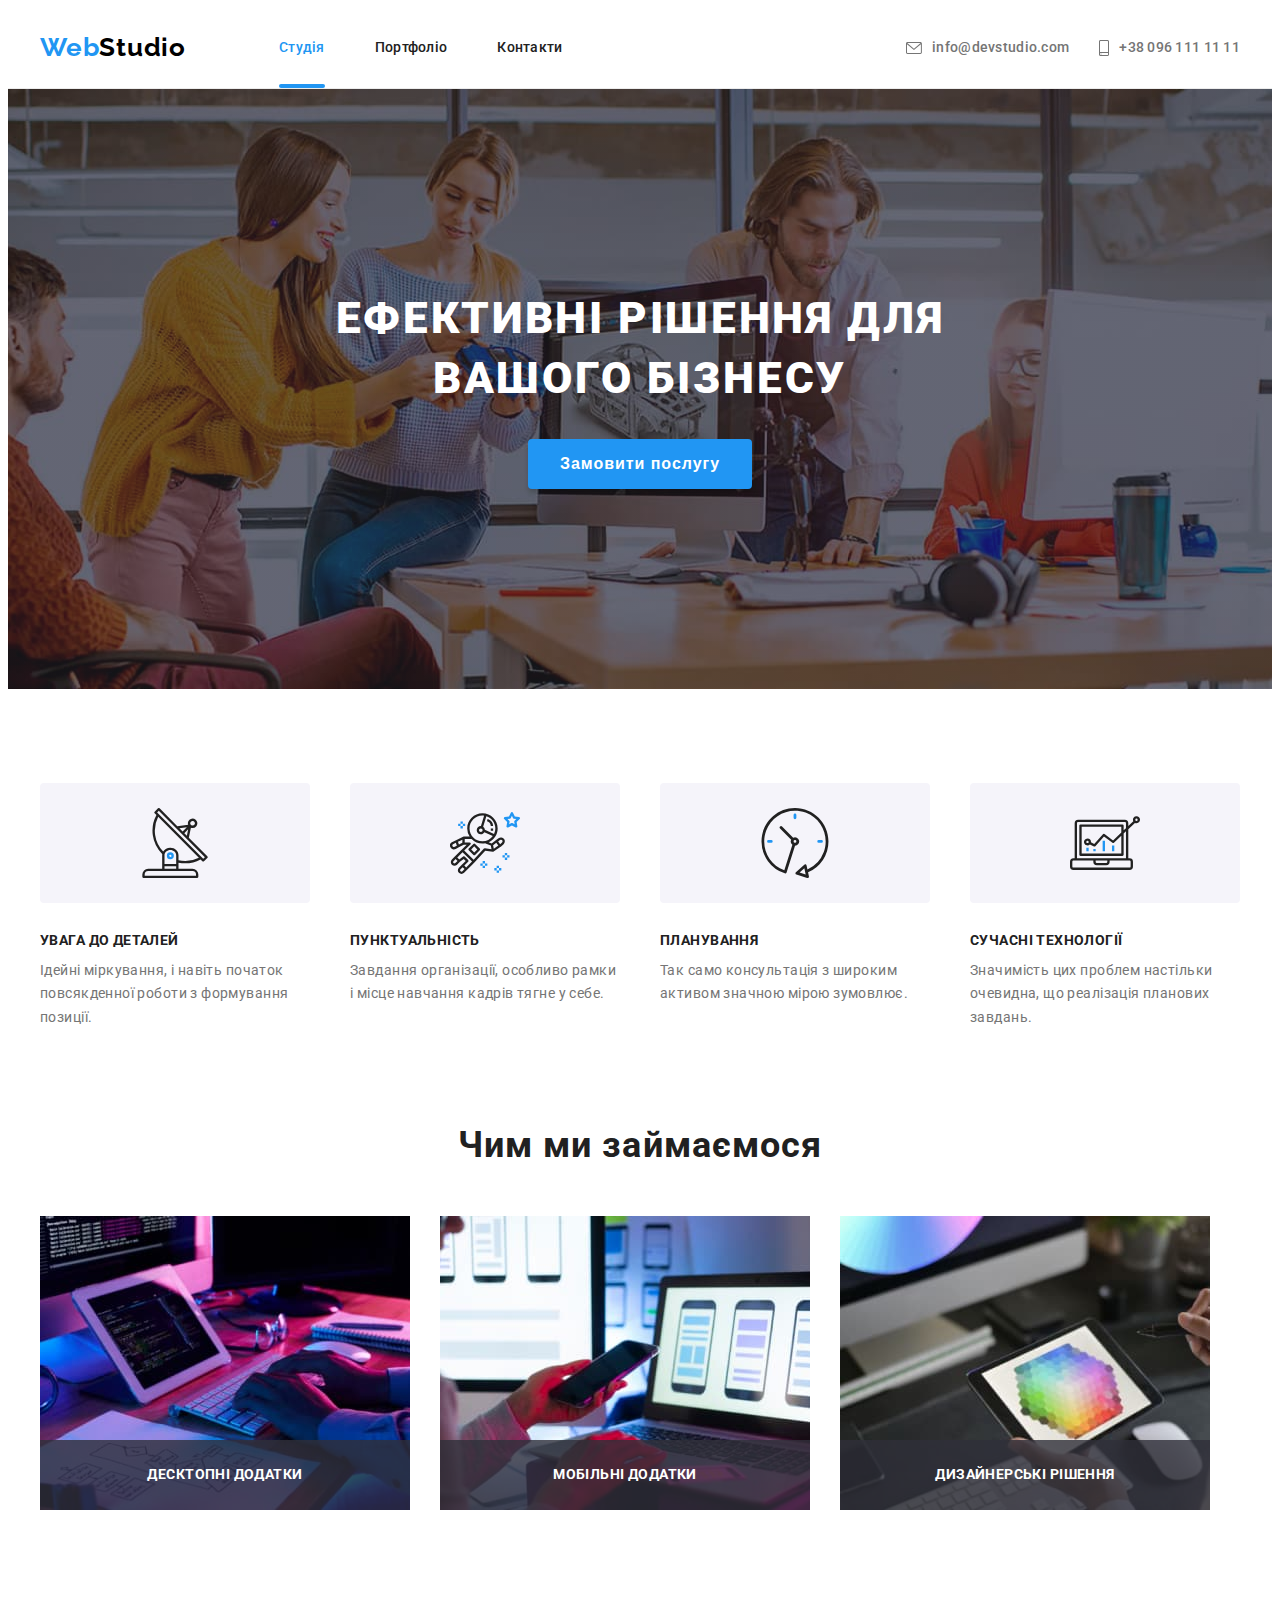
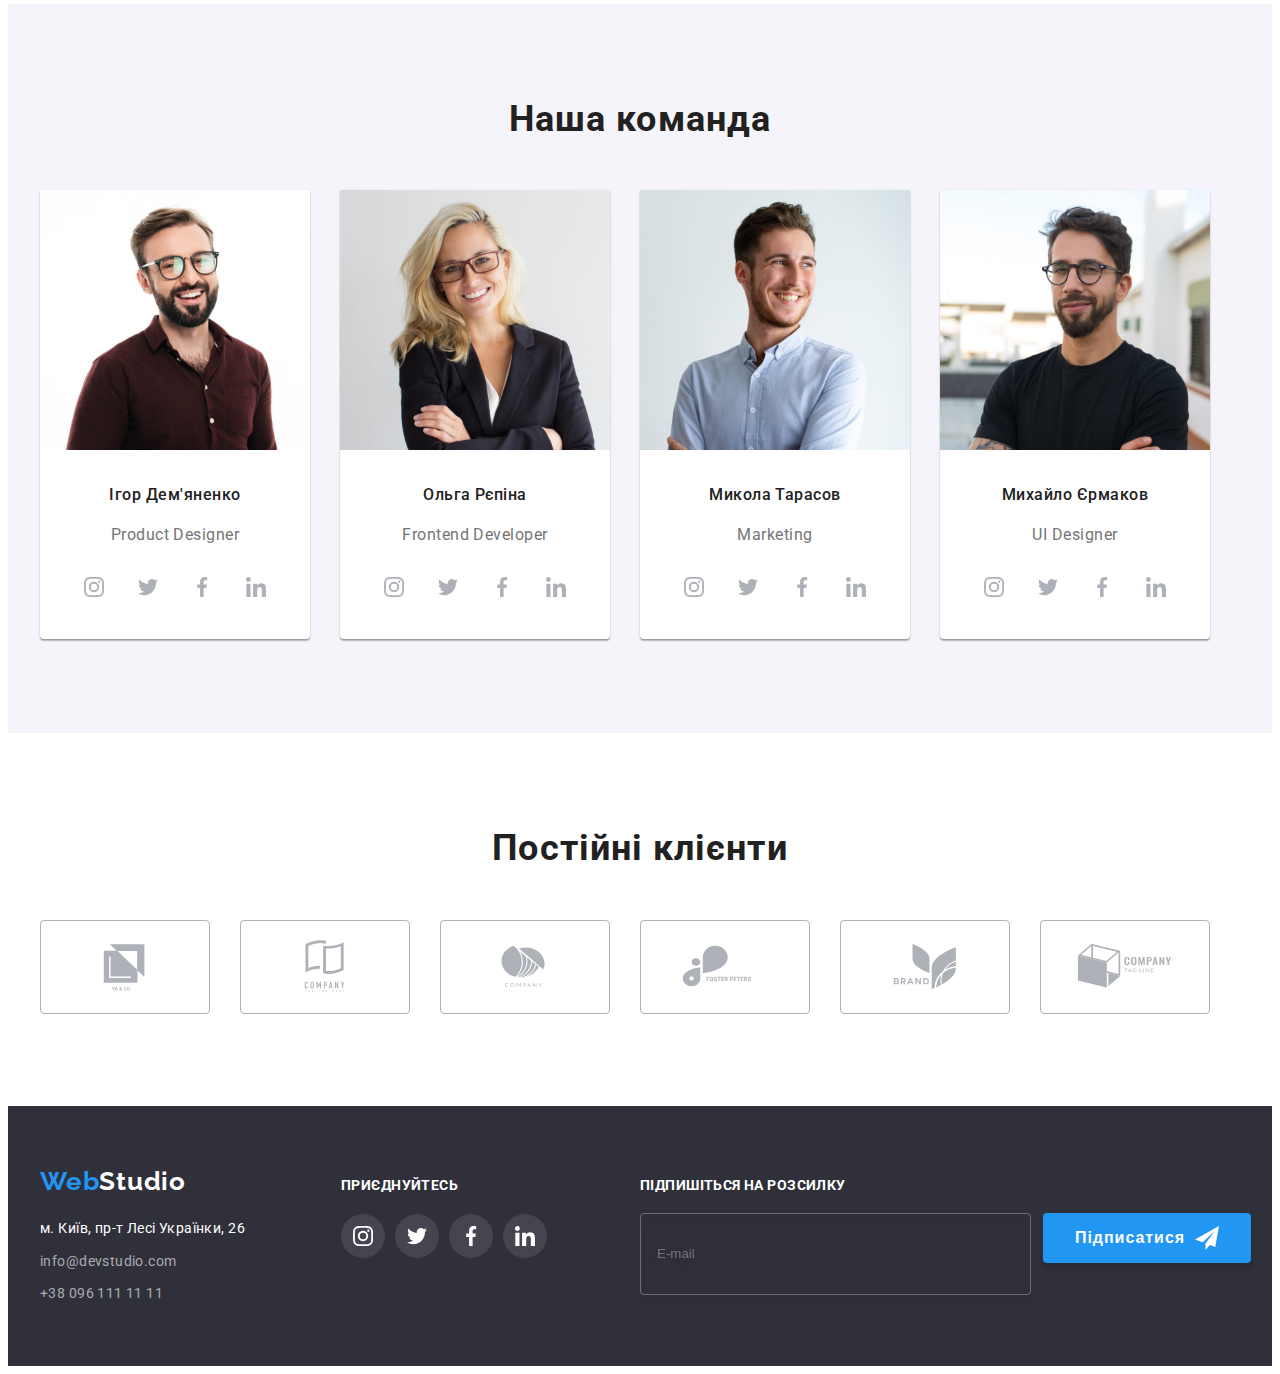
<file: index.html>
<!DOCTYPE html>
<html lang="uk">
  <head>
    <meta charset="UTF-8" />
    <meta http-equiv="X-UA-Compatible" content="IE=edge" />
    <meta name="viewport" content="width=device-width, initial-scale=1.0" />
    <title>WEb Studio</title>
    <link rel="preconnect" href="https://fonts.googleapis.com" />
    <link rel="preconnect" href="https://fonts.gstatic.com" crossorigin />
    <link
      href="https://fonts.googleapis.com/css2?family=Raleway:wght@700&family=Roboto:wght@400;500;700;900&display=swap"
      rel="stylesheet"
    />
    <!--== Modern normalize ==-->
    <link
      rel="stylesheet"
      href="https://cdnjs.cloudflare.com/ajax/libs/modern-normalize/1.1.0/modern-normalize.min.css"
      integrity="sha512-wpPYUAdjBVSE4KJnH1VR1HeZfpl1ub8YT/NKx4PuQ5NmX2tKuGu6U/JRp5y+Y8XG2tV+wKQpNHVUX03MfMFn9Q=="
      crossorigin="anonymous"
      referrerpolicy="no-referrer"
    />
    <!-- ===== Favicon ===== -->
    <link rel="apple-touch-icon" sizes="180x180" href="./favicon" />
    <link rel="icon" type="image/png" sizes="32x32" href="./favicon/favicon-32x32.png" />
    <link rel="icon" type="image/png" sizes="16x16" href="./favicon/favicon-16x16.png" />
    <link rel="manifest" href="./favicon/site.webmanifest" />
    <link rel="mask-icon" href="./favicon/safari-pinned-tab.svg" color="#5bbad5" />
    <meta name="msapplication-TileColor" content="#da532c" />
    <meta name="theme-color" content="#ffffff" />

    <!--== Custom styles ==-->
    <link rel="stylesheet" href="./css/styles.css" />
  </head>
  <body>
    <!--===== Header =====-->
    <header class="header">
      <div class="header-container container">
        <nav class="nav">
          <a href="./index.html" class="logotype logo link"
            >Web<span class="logo-header">Studio</span>
          </a>
          <ul class="site-nav list">
            <li class="nav-item">
              <a href="./index.html" class="nav-link link current">Студія</a>
            </li>
            <li class="nav-item">
              <a href="./portfolio.html" class="nav-link link">Портфоліо</a>
            </li>
            <li class="nav-item">
              <a href="" class="nav-link link">Контакти</a>
            </li>
          </ul>
        </nav>
        <ul class="contact list">
          <li class="contact-item">
            <a href="mailto:info@devstudio.com" class="contact-link link">
              <svg class="heder-icon" width="16px" height="12px">
                <use href="./images/icon/icons.svg#icon-mail"></use></svg
              >info@devstudio.com
            </a>
          </li>
          <li class="contact-item">
            <a href="tel:380961111111" class="contact-link link">
              <svg class="heder-icon" width="10px" height="16px">
                <use href="./images/icon/icons.svg#icon-smartphone"></use></svg
              >+38 096 111 11 11</a
            >
          </li>
        </ul>
      </div>
    </header>

    <main>
      <!--===== Hero=====-->
      <section class="hero section">
        <div class="container">
          <h1 class="hero-title">Ефективні рішення для вашого бізнесу</h1>
          <button type="button" class="button-primary" data-modal-open>Замовити послугу</button>
        </div>
      </section>

      <!--===== Benefits =====-->
      <section class="benefits section">
        <div class="container">
          <h2 class="benef-title visually-hidden">Hаші переваги</h2>
          <ul class="benef-list list">
            <li class="benef-list-item">
              <div class="benef-list-icon">
                <svg class="benef-icon" width="70px" height="70px">
                  <use href="./images/icon/icons.svg#icon-antenna"></use>
                </svg>
              </div>
              <h3 class="benef-item">УВАГА ДО ДЕТАЛЕЙ</h3>
              <p class="descript-item">
                Ідейні міркування, і навіть початок повсякденної роботи з формування позиції.
              </p>
            </li>
            <li class="benef-list-item">
              <div class="benef-list-icon">
                <svg class="benef-icon" width="70px" height="70px">
                  <use href="./images/icon/icons.svg#icon-astronaut"></use>
                </svg>
              </div>
              <h3 class="benef-item">ПУНКТУАЛЬНІСТЬ</h3>
              <p class="descript-item">
                Завдання організації, особливо рамки і місце навчання кадрів тягне у себе.
              </p>
            </li>
            <li class="benef-list-item">
              <div class="benef-list-icon">
                <svg class="benef-icon" width="70px" height="70px">
                  <use href="./images/icon/icons.svg#icon-clock"></use>
                </svg>
              </div>
              <h3 class="benef-item">ПЛАНУВАННЯ</h3>
              <p class="descript-item">
                Так само консультація з широким активом значною мірою зумовлює.
              </p>
            </li>
            <li class="benef-list-item">
              <div class="benef-list-icon">
                <svg class="benef-icon" width="70px" height="70px">
                  <use href="./images/icon/icons.svg#icon-diagram"></use>
                </svg>
              </div>
              <h3 class="benef-item">СУЧАСНІ ТЕХНОЛОГІЇ</h3>
              <p class="descript-item">
                Значимість цих проблем настільки очевидна, що реалізація планових завдань.
              </p>
            </li>
          </ul>
        </div>
      </section>

      <!--===== Case =====-->
      <section class="case section">
        <h2 class="section-title">Чим ми займаємося</h2>
        <div class="container">
          <ul class="case-list list">
            <li class="case-item">
              <img src="./images/img-1.jpg" alt="написання коду" width="370" height="294" />
              <div class="overlay">
                <h3 class="overlay-text">Десктопні додатки</h3>
              </div>
            </li>
            <li class="case-item">
              <img
                src="./images/img-2.jpg"
                alt="написання мобільних додатків"
                width="370"
                height="294"
              />
              <div class="overlay">
                <h3 class="overlay-text">Мобільні додатки</h3>
              </div>
            </li>
            <li class="case-item">
              <img src="./images/img-3.jpg" alt="розробка дизайну" width="370" height="294" />
              <div class="overlay">
                <h3 class="overlay-text">Дизайнерські рішення</h3>
              </div>
            </li>
          </ul>
        </div>
      </section>

      <!--===== Team ======-->
      <section class="team section">
        <div class="container">
          <h2 class="section-title">Наша команда</h2>
          <ul class="team-developers list">
            <li class="card-item">
              <img src="./images/photo-1.jpg" alt="Ігор Дем'яненко" width="270" height="260" />
              <div class="card-text">
                <h3 class="developers-title">Ігор Дем'яненко</h3>
                <p class="team-post" lang="en">Product Designer</p>
                <ul class="social list">
                  <li class="social-item">
                    <a
                      class="social-link"
                      href="https::/instagram.com"
                      target="_blank"
                      rel="noopener noreferrer"
                      aria-label="Іконка Instagram"
                    >
                      <svg class="social-icon" width="20px" height="20px">
                        <use href="./images/icon/icons.svg#icon-instagram"></use>
                      </svg>
                    </a>
                  </li>
                  <li class="social-item">
                    <a
                      class="social-link"
                      href="https::/twitter.com"
                      target="_blank"
                      rel="noopener noreferrer"
                      aria-label="Іконка Twitter"
                    >
                      <svg class="social-icon" width="20px" height="20px">
                        <use href="./images/icon/icons.svg#icon-twitter"></use>
                      </svg>
                    </a>
                  </li>
                  <li class="social-item">
                    <a
                      class="social-link"
                      href="https::/faceboook.com"
                      target="_blank"
                      rel="noopener noreferrer"
                      aria-label="Іконка Facebook"
                    >
                      <svg class="social-icon" width="20px" height="20px">
                        <use href="./images/icon/icons.svg#icon-facebook"></use>
                      </svg>
                    </a>
                  </li>
                  <li class="social-item">
                    <a
                      class="social-link"
                      href="https::/linkedin.com"
                      target="_blank"
                      rel="noopener noreferrer"
                      aria-label="Іконка Linkedin"
                    >
                      <svg class="social-icon" width="20px" height="20px">
                        <use href="./images/icon/icons.svg#icon-linkedin"></use>
                      </svg>
                    </a>
                  </li>
                </ul>
              </div>
            </li>
            <li class="card-item">
              <img src="./images/photo-2.jpg" alt="Ольга Рєпіна" width="270" height="260" />
              <div class="card-text">
                <h3 class="developers-title">Ольга Рєпіна</h3>
                <p class="team-post" lang="en">Frontend Developer</p>
                <ul class="social list">
                  <li class="social-item">
                    <a
                      class="social-link"
                      href="https::/instagram.com"
                      target="_blank"
                      rel="noopener noreferrer"
                      aria-label="Іконка Instagram"
                    >
                      <svg class="social-icon" width="20px" height="20px">
                        <use href="./images/icon/icons.svg#icon-instagram"></use>
                      </svg>
                    </a>
                  </li>
                  <li class="social-item">
                    <a
                      class="social-link"
                      href="https::/twitter.com"
                      target="_blank"
                      rel="noopener noreferrer"
                      aria-label="Іконка Twitter"
                    >
                      <svg class="social-icon" width="20px" height="20px">
                        <use href="./images/icon/icons.svg#icon-twitter"></use>
                      </svg>
                    </a>
                  </li>
                  <li class="social-item">
                    <a
                      class="social-link"
                      href="https::/faceboook.com"
                      target="_blank"
                      rel="noopener noreferrer"
                      aria-label="Іконка Facebook"
                    >
                      <svg class="social-icon" width="20px" height="20px">
                        <use href="./images/icon/icons.svg#icon-facebook"></use>
                      </svg>
                    </a>
                  </li>
                  <li class="social-item">
                    <a
                      class="social-link"
                      href="https::/linkedin.com"
                      target="_blank"
                      rel="noopener noreferrer"
                      aria-label="Іконка Linkedin"
                    >
                      <svg class="social-icon" width="20px" height="20px">
                        <use href="./images/icon/icons.svg#icon-linkedin"></use>
                      </svg>
                    </a>
                  </li>
                </ul>
              </div>
            </li>
            <li class="card-item">
              <img src="./images/photo-3.jpg" alt="Микола Тарасов" width="270" height="260" />
              <div class="card-text">
                <h3 class="developers-title">Микола Тарасов</h3>
                <p class="team-post" lang="en">Marketing</p>
                <ul class="social list">
                  <li class="social-item">
                    <a
                      class="social-link"
                      href="https::/instagram.com"
                      target="_blank"
                      rel="noopener noreferrer"
                      aria-label="Іконка Instagram"
                    >
                      <svg class="social-icon" width="20px" height="20px">
                        <use href="./images/icon/icons.svg#icon-instagram"></use>
                      </svg>
                    </a>
                  </li>
                  <li class="social-item">
                    <a
                      class="social-link"
                      href="https::/twitter.com"
                      target="_blank"
                      rel="noopener noreferrer"
                      aria-label="Іконка Twitter"
                    >
                      <svg class="social-icon" width="20px" height="20px">
                        <use href="./images/icon/icons.svg#icon-twitter"></use>
                      </svg>
                    </a>
                  </li>
                  <li class="social-item">
                    <a
                      class="social-link"
                      href="https::/faceboook.com"
                      target="_blank"
                      rel="noopener noreferrer"
                      aria-label="Іконка Facebook"
                    >
                      <svg class="social-icon" width="20px" height="20px">
                        <use href="./images/icon/icons.svg#icon-facebook"></use>
                      </svg>
                    </a>
                  </li>
                  <li class="social-item">
                    <a
                      class="social-link"
                      href="https::/linkedin.com"
                      target="_blank"
                      rel="noopener noreferrer"
                      aria-label="Іконка Linkedin"
                    >
                      <svg class="social-icon" width="20px" height="20px">
                        <use href="./images/icon/icons.svg#icon-linkedin"></use>
                      </svg>
                    </a>
                  </li>
                </ul>
              </div>
            </li>
            <li class="card-item">
              <img src="./images/photo-4.jpg" alt="Михайло Єрмаков" width="270" height="260" />
              <div class="card-text">
                <h3 class="developers-title">Михайло Єрмаков</h3>
                <p class="team-post" lang="en">UI Designer</p>
                <ul class="social list">
                  <li class="social-item">
                    <a
                      class="social-link"
                      href="https::/instagram.com"
                      target="_blank"
                      rel="noopener noreferrer"
                      aria-label="Іконка Instagram"
                    >
                      <svg class="social-icon" width="20px" height="20px">
                        <use href="./images/icon/icons.svg#icon-instagram"></use>
                      </svg>
                    </a>
                  </li>
                  <li class="social-item">
                    <a
                      class="social-link"
                      href="https::/twitter.com"
                      target="_blank"
                      rel="noopener noreferrer"
                      aria-label="Іконка Twitter"
                    >
                      <svg class="social-icon" width="20px" height="20px">
                        <use href="./images/icon/icons.svg#icon-twitter"></use>
                      </svg>
                    </a>
                  </li>
                  <li class="social-item">
                    <a
                      class="social-link"
                      href="https::/faceboook.com"
                      target="_blank"
                      rel="noopener noreferrer"
                      aria-label="Іконка Facebook"
                    >
                      <svg class="social-icon" width="20px" height="20px">
                        <use href="./images/icon/icons.svg#icon-facebook"></use>
                      </svg>
                    </a>
                  </li>
                  <li class="social-item">
                    <a
                      class="social-link"
                      href="https::/linkedin.com"
                      target="_blank"
                      rel="noopener noreferrer"
                      aria-label="Іконка Linkedin"
                    >
                      <svg class="social-icon" width="20px" height="20px">
                        <use href="./images/icon/icons.svg#icon-linkedin"></use>
                      </svg>
                    </a>
                  </li>
                </ul>
              </div>
            </li>
          </ul>
        </div>
      </section>
      <!-- Clients -->
      <section class="section">
        <div class="container">
          <h2 class="section-title">Постійні клієнти</h2>
          <ul class="clients-list list">
            <li class="clients-item">
              <a class="client-link" href="" target="_blank">
                <svg class="client-icon" width="106" height="60">
                  <use href="./images/icon/icons.svg#icon-Logo6"></use>
                </svg>
              </a>
            </li>
            <li class="clients-item">
              <a class="client-link" href="" target="_blank">
                <svg class="client-icon" width="106" height="60">
                  <use href="./images/icon/icons.svg#icon-Logo5"></use>
                </svg>
              </a>
            </li>
            <li class="clients-item">
              <a class="client-link" href="" target="_blank">
                <svg class="client-icon" width="106" height="60">
                  <use href="./images/icon/icons.svg#icon-Logo4"></use>
                </svg>
              </a>
            </li>
            <li class="clients-item">
              <a class="client-link" href="" target="_blank">
                <svg class="client-icon" width="106" height="60">
                  <use href="./images/icon/icons.svg#icon-Logo3"></use>
                </svg>
              </a>
            </li>
            <li class="clients-item">
              <a class="client-link" href="" target="_blank">
                <svg class="client-icon" width="106" height="60">
                  <use href="./images/icon/icons.svg#icon-Logo2"></use>
                </svg>
              </a>
            </li>
            <li class="clients-item">
              <a class="client-link" href="" target="_blank">
                <svg class="client-icon" width="106" height="60">
                  <use href="./images/icon/icons.svg#icon-Logo1"></use>
                </svg>
              </a>
            </li>
          </ul>
        </div>
      </section>
    </main>

    <!--===== Footer =====-->
    <footer class="footer">
      <div class="container">
        <div class="footer-adress-blok">
          <a href="./index.html" class="logotype-footer logo link"
            >Web<span class="logo-header">Studio</span>
          </a>
          <address class="adress-footer font-style">
            <ul class="footer-list list">
              <li>
                <a
                  href="https://goo.gl/maps/4REcuc9zafp4HzTA8"
                  class="adres-link link"
                  target="_blank"
                  rel="noopener noreferrer nofollow"
                  >м. Київ, пр-т Лесі Українки, 26</a
                >
              </li>
              <li>
                <a href="mailto:info@devstudio.com" class="contact-link link">info@devstudio.com</a>
              </li>
              <li>
                <a href="tel:380961111111" class="contact-link link">+38 096 111 11 11</a>
              </li>
            </ul>
          </address>
        </div>
        <div class="footer-social-blok">
          <h2 class="footer-social-title">приєднуйтесь</h2>
          <ul class="social list">
            <li class="social-item social-footer">
              <a
                class="social-link"
                href="https::/instagram.com"
                target="_blank"
                rel="noopener noreferrer"
                aria-label="Instagram icon"
              >
                <svg class="social-icon-footer" width="20px" height="20px">
                  <use href="./images/icon/icons.svg#icon-instagram"></use>
                </svg>
              </a>
            </li>
            <li class="social-item social-footer">
              <a
                class="social-link"
                href="https::/twitter.com"
                target="_blank"
                rel="noopener noreferrer"
                aria-label="Twitter icon"
              >
                <svg class="social-icon-footer" width="20px" height="20px">
                  <use href="./images/icon/icons.svg#icon-twitter"></use>
                </svg>
              </a>
            </li>
            <li class="social-item social-footer">
              <a
                class="social-link"
                href="https::/faceboook.com"
                target="_blank"
                rel="noopener noreferrer"
                aria-label="Facebook icon"
              >
                <svg class="social-icon-footer" width="20px" height="20px">
                  <use href="./images/icon/icons.svg#icon-facebook"></use>
                </svg>
              </a>
            </li>
            <li class="social-item social-footer">
              <a
                class="social-link"
                href="https::/linkedin.com"
                target="_blank"
                rel="noopener noreferrer"
                aria-label="Linkedin icon"
              >
                <svg class="social-icon-footer" width="20px" height="20px">
                  <use href="./images/icon/icons.svg#icon-linkedin"></use>
                </svg>
              </a>
            </li>
          </ul>
        </div>
        <div class="footer-email-input">
          <strong class="action-text">Підпишіться на розсилку</strong>
          <form class="input-wraper">
            <label
              ><input class="footer-input-fild" type="email" name="user_mail" placeholder="E-mail"
            /></label>
            <button class="button-primary footer-input-send" type="submit">
              Підписатися<svg class="send-icon" width="24" height="24">
                <use href="./images/icon/icons.svg#icon-send"></use>
              </svg>
            </button>
          </form>
        </div>
      </div>
    </footer>

    <!--===== Modal window ===== -->
    <div class="backdrop is-hidden" data-modal>
      <div class="modal">
        <button class="modal-btn" data-modal-close>
          <svg class="modal-icon" width="11px" height="11px">
            <use href="./images/icon/icons.svg#icon-Vector"></use>
          </svg>
        </button>
        <strong class="modal-label">Залиште свої дані, ми вам передзвонимо</strong>
        <form class="modal-form" name="modal_form">
          <div class="modal-form-group" role="group">
            <label class="modal-form-label" for="user_name">Ім'я</label>
            <div class="modal-form-wraper">
              <input class="modal-form-fild" type="text" id="user_name" required />
              <svg class="modal-form-icon" width="18" height="18">
                <use href="./images/icon/icons.svg#icon-person"></use>
              </svg>
            </div>
            <label class="modal-form-label" for="user_phone">Телефон</label>
            <div class="modal-form-wraper">
              <input class="modal-form-fild" type="tel" id="user_phone" required />
              <svg class="modal-form-icon" width="18" height="18">
                <use href="./images/icon/icons.svg#icon-phone"></use>
              </svg>
            </div>
            <label class="modal-form-label" for="user_mail">Пошта</label>
            <div class="modal-form-wraper">
              <input class="modal-form-fild" type="email" id="user_mail" required />
              <svg class="modal-form-icon" width="18" height="18">
                <use href="./images/icon/icons.svg#icon-email"></use>
              </svg>
            </div>
            <label class="modal-form-label" for="user_message">Коментар</label>
            <textarea
              class="modal-form-message"
              name="feedback"
              id="user_message"
              rows="7"
              placeholder="Введіть текст"
            ></textarea>
          </div>
          <div class="modal-form-consent" role="group">
            <input
              class="modal-form-checkbox"
              type="checkbox"
              name="checkbox"
              id="user_consent"
              required
            />
            <label class="modal-form-consent-desc" for="user_consent"
              >Погоджуюся з розсилкою та приймаю
              <a class="modal-form-consent-link" href="">Умови договору</a></label
            >
          </div>
          <button class="modal-form-btn button-primary" type="submit">Відправити</button>
        </form>
      </div>
    </div>

    <script src="./js/modal.js"></script>
  </body>
</html>
</file>
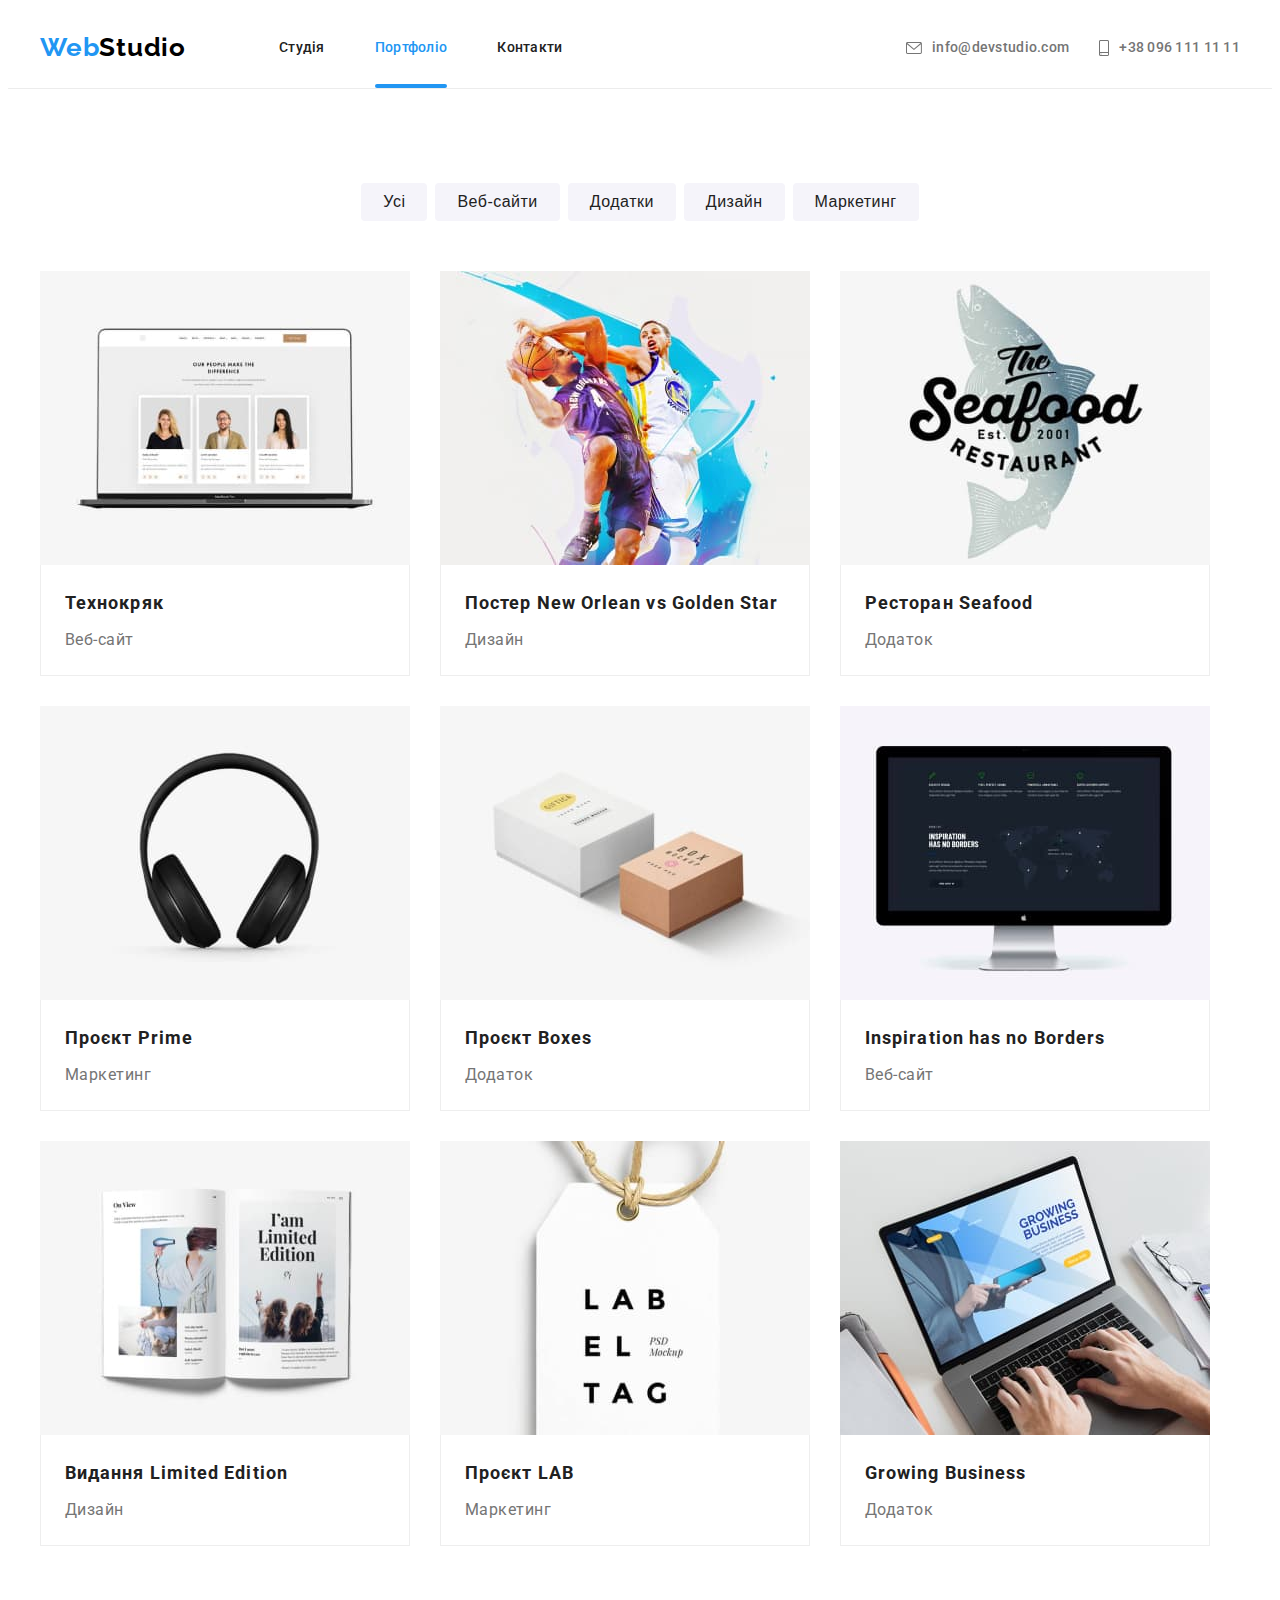
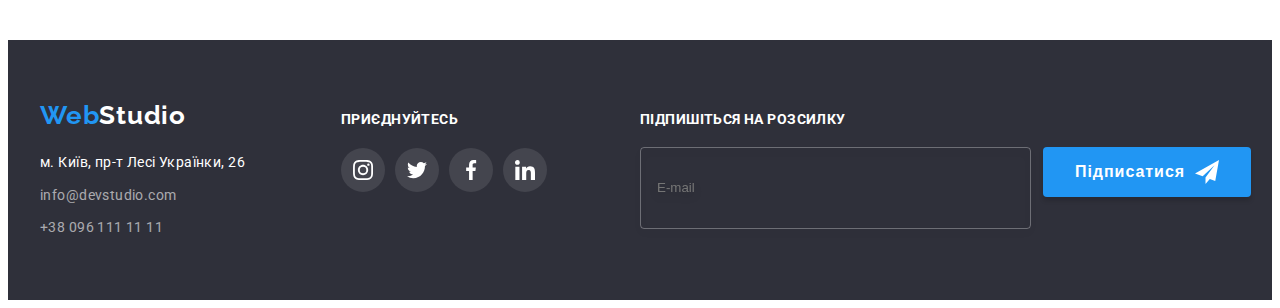
<file: portfolio.html>
<!DOCTYPE html>
<html lang="uk">
  <head>
    <meta charset="UTF-8" />
    <meta http-equiv="X-UA-Compatible" content="IE=edge" />
    <meta name="viewport" content="width=device-width, initial-scale=1.0" />
    <title>WEb Studio</title>
    <link
      href="https://fonts.googleapis.com/css2?family=Raleway:wght@700&family=Roboto:wght@400;500;700;900&display=swap"
      rel="stylesheet"
    />
    <!--== Modern normalize ==-->
    <link
      rel="stylesheet"
      href="https://cdnjs.cloudflare.com/ajax/libs/modern-normalize/1.1.0/modern-normalize.min.css"
      integrity="sha512-wpPYUAdjBVSE4KJnH1VR1HeZfpl1ub8YT/NKx4PuQ5NmX2tKuGu6U/JRp5y+Y8XG2tV+wKQpNHVUX03MfMFn9Q=="
      crossorigin="anonymous"
      referrerpolicy="no-referrer"
    />

    <!--== Custom styles ==-->
    <link rel="stylesheet" href="./css/styles.css" />
  </head>
  <body>
    <!--===== Header =====-->
    <header class="header">
      <div class="header-container container">
        <nav class="nav">
          <a href="./index.html" class="logotype logo link"
            >Web<span class="logo-header">Studio</span>
          </a>
          <ul class="site-nav list">
            <li class="nav-item">
              <a href="./index.html" class="nav-link link">Студія</a>
            </li>
            <li class="nav-item">
              <a href="./portfolio.html" class="nav-link link current">Портфоліо</a>
            </li>
            <li class="nav-item">
              <a href="" class="nav-link link">Контакти</a>
            </li>
          </ul>
        </nav>
        <ul class="contact list">
          <li class="contact-item">
            <a href="mailto:info@devstudio.com" class="contact-link link">
              <svg class="heder-icon" width="16px" height="12px">
                <use href="./images/icon/icons.svg#icon-mail"></use></svg
              >info@devstudio.com
            </a>
          </li>
          <li class="contact-item">
            <a href="tel:380961111111" class="contact-link link">
              <svg class="heder-icon" width="10px" height="16px">
                <use href="./images/icon/icons.svg#icon-smartphone"></use></svg
              >+38 096 111 11 11</a
            >
          </li>
        </ul>
      </div>
    </header>
    <main>
      <!--===== Portfolio =====-->

      <!-- Page filter -->
      <section class="section">
        <div class="container">
          <h1 class="visually-hidden">Фільтри</h1>
          <ul class="portfolio-filter list">
            <li><button class="button pointer">Усі</button></li>
            <li><button class="button pointer">Веб-сайти</button></li>
            <li><button class="button pointer">Додатки</button></li>
            <li><button class="button pointer">Дизайн</button></li>
            <li><button class="button pointer">Маркетинг</button></li>
          </ul>

          <!----------- Examples of projec--------------->
          <ul class="portfolio-list list">
            <li class="portfolio-items">
              <div class="thumb">
                <img
                  src="./images/portfolio/img1.jpg"
                  alt="відкрита веб-сторінка"
                  width="370"
                  height="294"
                />
                <div class="overley-portfolio">
                  <p class="overley-text">
                    Ресурс пропонує комплексні пропозиції з різним рівнем функціоналу та сервісів.
                    Все це дозволить відвідувачу отримати вичерпні відомості про компанію чи
                    приватну особу.
                  </p>
                </div>
              </div>
              <div class="frame">
                <h2 class="projekt-title">Технокряк</h2>
                <p class="projekt-items">Веб-сайт</p>
              </div>
            </li>
            <li class="portfolio-items">
              <div class="thumb">
                <img
                  src="./images/portfolio/img2.jpg"
                  alt="два баскетболісти з мячем"
                  width="370"
                  height="294"
                />
                <div class="overley-portfolio">
                  <p class="overley-text">
                    Ресурс пропонує комплексні пропозиції з різним рівнем функціоналу та сервісів.
                    Все це дозволить відвідувачу отримати вичерпні відомості про компанію чи
                    приватну особу.
                  </p>
                </div>
              </div>
              <div class="frame">
                <h2 class="projekt-title">
                  Постер <span leng="en"> New Orlean vs Golden Star</span>
                </h2>
                <p class="projekt-items">Дизайн</p>
              </div>
            </li>
            <li class="portfolio-items">
              <div class="thumb">
                <img
                  src="./images/portfolio/img3.jpg"
                  alt="логотип ресторану сіфуд"
                  width="370"
                  height="294"
                />
                <div class="overley-portfolio">
                  <p class="overley-text">
                    Ресурс пропонує комплексні пропозиції з різним рівнем функціоналу та сервісів.
                    Все це дозволить відвідувачу отримати вичерпні відомості про компанію чи
                    приватну особу.
                  </p>
                </div>
              </div>
              <div class="frame">
                <h2 class="projekt-title">Ресторан<span leng="en"> Seafood</span></h2>
                <p class="projekt-items">Додаток</p>
              </div>
            </li>
            <li class="portfolio-items">
              <div class="thumb">
                <img src="./images/portfolio/img4.jpg" alt="навушники" width="370" height="294" />
                <div class="overley-portfolio">
                  <p class="overley-text">
                    Ресурс пропонує комплексні пропозиції з різним рівнем функціоналу та сервісів.
                    Все це дозволить відвідувачу отримати вичерпні відомості про компанію чи
                    приватну особу.
                  </p>
                </div>
              </div>
              <div class="frame">
                <h2 class="projekt-title">Проєкт<span leng="en"> Prime</span></h2>
                <p class="projekt-items">Маркетинг</p>
              </div>
            </li>
            <li class="portfolio-items">
              <div class="thumb">
                <img
                  src="./images/portfolio/img5.jpg"
                  alt="бумажні коробочки"
                  width="370"
                  height="294"
                />
                <div class="overley-portfolio">
                  <p class="overley-text">
                    Ресурс пропонує комплексні пропозиції з різним рівнем функціоналу та сервісів.
                    Все це дозволить відвідувачу отримати вичерпні відомості про компанію чи
                    приватну особу.
                  </p>
                </div>
              </div>
              <div class="frame">
                <h2 class="projekt-title">Проєкт<span leng="en"> Boxes</span></h2>
                <p class="projekt-items">Додаток</p>
              </div>
            </li>
            <li class="portfolio-items">
              <div class="thumb">
                <img
                  src="./images/portfolio/img6.jpg"
                  alt="екран монітора"
                  width="370"
                  height="294"
                />
                <div class="overley-portfolio">
                  <p class="overley-text">
                    Ресурс пропонує комплексні пропозиції з різним рівнем функціоналу та сервісів.
                    Все це дозволить відвідувачу отримати вичерпні відомості про компанію чи
                    приватну особу.
                  </p>
                </div>
              </div>
              <div class="frame">
                <h2 class="projekt-title" lang="en">Inspiration has no Borders</h2>
                <p class="projekt-items">Веб-сайт</p>
              </div>
            </li>
            <li class="portfolio-items">
              <div class="thumb">
                <img
                  src="./images/portfolio/img7.jpg"
                  alt="відкрита книга"
                  width="370"
                  height="294"
                />
                <div class="overley-portfolio">
                  <p class="overley-text">
                    Ресурс пропонує комплексні пропозиції з різним рівнем функціоналу та сервісів.
                    Все це дозволить відвідувачу отримати вичерпні відомості про компанію чи
                    приватну особу.
                  </p>
                </div>
              </div>
              <div class="frame">
                <h2 class="projekt-title">Видання<span leng="en"> Limited Edition</span></h2>
                <p class="projekt-items">Дизайн</p>
              </div>
            </li>
            <li class="portfolio-items">
              <div class="thumb">
                <img src="./images/portfolio/img8.jpg" alt="етикетка" width="370" height="294" />
                <div class="overley-portfolio">
                  <p class="overley-text">
                    Ресурс пропонує комплексні пропозиції з різним рівнем функціоналу та сервісів.
                    Все це дозволить відвідувачу отримати вичерпні відомості про компанію чи
                    приватну особу.
                  </p>
                </div>
              </div>
              <div class="frame">
                <h2 class="projekt-title">Проєкт<span leng="en"> LAB</span></h2>
                <p class="projekt-items">Маркетинг</p>
              </div>
            </li>
            <li class="portfolio-items">
              <div class="thumb">
                <img
                  src="./images/portfolio/img9.jpg"
                  alt="руки на клавіатурі лептопа"
                  width="370"
                  height="294"
                />
                <div class="overley-portfolio">
                  <p class="overley-text">
                    Ресурс пропонує комплексні пропозиції з різним рівнем функціоналу та сервісів.
                    Все це дозволить відвідувачу отримати вичерпні відомості про компанію чи
                    приватну особу.
                  </p>
                </div>
              </div>
              <div class="frame">
                <h2 class="projekt-title" lang="en">Growing Business</h2>
                <p class="projekt-items">Додаток</p>
              </div>
            </li>
          </ul>
        </div>
      </section>
    </main>

    <!--===== Footer =====-->
    <footer class="footer">
      <div class="container">
        <div class="footer-adress-blok">
          <a href="./index.html" class="logotype-footer logo link"
            >Web<span class="logo-header">Studio</span>
          </a>
          <address class="adress-footer font-style">
            <ul class="footer-list list">
              <li>
                <a
                  href="https://goo.gl/maps/4REcuc9zafp4HzTA8"
                  class="adres-link link"
                  target="_blank"
                  rel="noopener noreferrer nofollow"
                  >м. Київ, пр-т Лесі Українки, 26</a
                >
              </li>
              <li>
                <a href="mailto:info@devstudio.com" class="contact-link link">info@devstudio.com</a>
              </li>
              <li>
                <a href="tel:380961111111" class="contact-link link">+38 096 111 11 11</a>
              </li>
            </ul>
          </address>
        </div>
        <div class="footer-social-blok">
          <h2 class="footer-social-title">приєднуйтесь</h2>
          <ul class="social list">
            <li class="social-item social-footer">
              <a
                class="social-link"
                href="https::/instagram.com"
                target="_blank"
                rel="noopener noreferrer"
                aria-label="Instagram icon"
              >
                <svg class="social-icon-footer" width="20px" height="20px">
                  <use href="./images/icon/icons.svg#icon-instagram"></use>
                </svg>
              </a>
            </li>
            <li class="social-item social-footer">
              <a
                class="social-link"
                href="https::/twitter.com"
                target="_blank"
                rel="noopener noreferrer"
                aria-label="Twitter icon"
              >
                <svg class="social-icon-footer" width="20px" height="20px">
                  <use href="./images/icon/icons.svg#icon-twitter"></use>
                </svg>
              </a>
            </li>
            <li class="social-item social-footer">
              <a
                class="social-link"
                href="https::/faceboook.com"
                target="_blank"
                rel="noopener noreferrer"
                aria-label="Facebook icon"
              >
                <svg class="social-icon-footer" width="20px" height="20px">
                  <use href="./images/icon/icons.svg#icon-facebook"></use>
                </svg>
              </a>
            </li>
            <li class="social-item social-footer">
              <a
                class="social-link"
                href="https::/linkedin.com"
                target="_blank"
                rel="noopener noreferrer"
                aria-label="Linkedin icon"
              >
                <svg class="social-icon-footer" width="20px" height="20px">
                  <use href="./images/icon/icons.svg#icon-linkedin"></use>
                </svg>
              </a>
            </li>
          </ul>
        </div>
        <div class="footer-email-input">
          <strong class="action-text">Підпишіться на розсилку</strong>
          <form class="input-wraper">
            <label
              ><input class="footer-input-fild" type="email" name="user_mail" placeholder="E-mail"
            /></label>
            <button class="button-primary footer-input-send" type="submit">
              Підписатися<svg class="send-icon" width="24" height="24">
                <use href="./images/icon/icons.svg#icon-send"></use>
              </svg>
            </button>
          </form>
        </div>
      </div>
    </footer>
  </body>
</html>
</file>
<file: css/styles.css>
:root {
  /* Color */
  --primary-text-color: #212121;
  --accent-color: #2196f3;
  --primary-color: #ffffff;
  --basic-color: #757575;

  /* Transition style */
  --cubic: cubic-bezier(0.4, 0, 0.2, 1);
  --time: 250ms;
}

/* ===== body ===== */

body {
  font-family: roboto, sans-serif;
  background-color: var(--primary-color);
  color: var(--basic-color);
  font-size: 14px;
}

/*===== reset start =====*/
h1,
h2,
h3,
h4,
h5,
h6,
p {
  margin: 0;
}

.list {
  list-style: none;
  padding: 0;
  margin: 0;
}

.link {
  text-decoration: none;
}

img {
  display: block;
  max-width: 100%;
  height: auto;
}
/*===== reset end =====*/

/* ===== components =====*/
.visually-hidden {
  position: absolute;
  white-space: nowrap;
  width: 1px;
  height: 1px;
  overflow: hidden;
  border: 0;
  padding: 0;
  clip: rect(0 0 0 0);
  clip-path: inset(50%);
  margin: -1px;
}

.container {
  width: 1200px;
  padding-right: 15px;
  padding-left: 15px;
  margin-right: auto;
  margin-left: auto;
}

.section {
  padding-top: 94px;
  padding-bottom: 94px;
}

.font-style {
  font-style: normal;
}
/*=====  =====*/

/*===== Header =====*/
.header {
  border-bottom: 1px solid #ececec;
}

.header-container {
  display: flex;
  align-items: center;
}

.logotype {
  display: inline-block;
  margin-right: 93px;
}

.nav {
  display: flex;
  margin-right: auto;
  align-items: center;
}

.nav-item {
  position: relative;
}

.site-nav {
  display: flex;
  align-self: center;
  gap: 50px;
}

.contact {
  display: flex;
  align-items: center;
  gap: 30px;
}

.contact-link {
  display: flex;
  align-items: center;
}

.heder-icon {
  fill: currentColor;
  margin-right: 10px;
}

.nav-link {
  display: block;
  padding-top: 32px;
  padding-bottom: 32px;

  font-weight: 500;
  line-height: 1.14;
  letter-spacing: 0.02em;
  color: var(--primary-text-color);

  transition: color var(--time) var(--cubic);
}

.nav-link.current::after {
  position: absolute;
  left: 0px;
  bottom: 0px;

  content: '';
  width: 100%;
  height: 4px;
  border-radius: 2px;

  background-color: var(--accent-color);
}

.nav-link:hover,
.nav-link:focus {
  color: var(--accent-color);
}

.site-nav .nav-link.current {
  color: var(--accent-color);
}

/* logo */
.logo {
  font-family: 'Raleway';
  font-weight: 700;
  font-size: 26px;
  line-height: 1.2;
  letter-spacing: 0.03em;
  color: var(--accent-color);
}

.logo-header {
  color: #000000;
}

.contact-link {
  font-weight: 500;
  line-height: 1.14;
  letter-spacing: 0.02em;
  color: var(--basic-color);

  transition: color var(--time) var(--cubic);
}

.contact-link:hover,
.contact-link:focus {
  color: var(--accent-color);
}

/*===== hero =====*/

.hero {
  max-width: 1600px;
  margin: 0 auto;
  background-color: #2f303a;
  padding: 200px 0;
  background-image: linear-gradient(rgba(47, 48, 58, 0.4), rgba(47, 48, 58, 0.4)),
    url(../images/hero-img.jpg);

  background-repeat: no-repeat;
  background-position: center;
}

.hero-title {
  margin-left: auto;
  margin-right: auto;
  margin-bottom: 30px;
  width: 696px;

  text-align: center;
  font-weight: 900;
  font-size: 44px;
  line-height: 1.36;
  letter-spacing: 0.06em;
  text-transform: uppercase;
  color: var(--primary-color);
}

.button-primary {
  margin: auto;
  margin-top: 0px;
  padding: 10px 32px;
  border-radius: 4px;
  border: none;

  font-weight: 700;
  font-size: 16px;
  line-height: 1.88;
  display: flex;
  align-items: center;
  text-align: center;
  letter-spacing: 0.06em;

  color: var(--primary-color);
  background-color: var(--accent-color);
  box-shadow: 0px 4px 4px rgba(0, 0, 0, 0.15);
  cursor: pointer;

  transition: background-color var(--time) var(--cubic);
}

.button-primary:hover,
.button-primary:focus {
  background-color: #188ce8;
}

/*===== benefits =====*/
.benef-list {
  display: flex;
  justify-content: space-between;
}

.benef-list-item {
  width: 270px;
}

.benef-list-icon {
  display: flex;
  align-items: center;
  justify-content: center;
  height: 120px;
  background: #f5f4fa;
  border-radius: 4px;
  margin-bottom: 30px;
}

.benef-item {
  margin-bottom: 10px;
  font-size: 14px;
  line-height: 1.14;
  letter-spacing: 0.03em;
  text-transform: uppercase;
  color: var(--primary-text-color);
}

.descript-item {
  width: 270px;
  line-height: 1.7;
  letter-spacing: 0.03em;
}

/*===== Case =====*/
.case {
  padding-top: 0;
}

.case-list {
  display: flex;
  flex-wrap: wrap;
  gap: 30px;
}

.section-title {
  margin-bottom: 50px;
  font-size: 36px;
  line-height: 1.17;
  text-align: center;
  letter-spacing: 0.03em;
  color: var(--primary-text-color);
}

.case-item {
  position: relative;
}

.overlay {
  position: absolute;
  bottom: 0;
  width: 100%;
}

.overlay-text {
  padding: 27px 0;

  font-weight: 700;
  font-size: 14px;
  line-height: 1.14;
  text-align: center;
  letter-spacing: 0.03em;
  text-transform: uppercase;

  color: var(--primary-color);
  background-color: rgba(47, 48, 58, 0.8);
}

/*===== Team =====*/
.social-icon {
  fill: currentColor;
}

.card-text {
  padding: 30px 0;
}

.social {
  display: flex;
  justify-content: center;
  align-items: center;
  gap: 10px;
}

.social-link {
  display: flex;
  justify-content: center;
  align-items: center;
  width: 44px;
  height: 44px;
  border-radius: 50%;
  color: #afb1b8;

  transition-property: background-color, color;
  transition-duration: var(--time);
  transition-timing-function: var(--cubic);
}

.social-link:hover,
.social-link:focus {
  background-color: var(--accent-color);
  color: #ffffff;
}

.card-item {
  box-shadow: 0px 1px 3px rgba(0, 0, 0, 0.12), 0px 1px 1px rgba(0, 0, 0, 0.14),
    0px 2px 1px rgba(0, 0, 0, 0.2);
  border-radius: 0px 0px 4px 4px;
  background: var(--primary-color);
}

.team {
  background-color: #f5f4fa;
}

.team-developers {
  display: flex;
  gap: 30px;
}

.developers-title {
  margin-bottom: 10px;
  font-weight: 500;
  font-size: 16px;
  line-height: 1.9;
  text-align: center;
  letter-spacing: 0.03em;
  color: var(--primary-text-color);
}

.team-post {
  font-size: 16px;
  line-height: 1.8;
  text-align: center;
  letter-spacing: 0.03em;
  margin-bottom: 16px;
}

/* ===== Clients ===== */

.clients {
  padding-top: 94px;
  padding-bottom: 31px;
}

.clients-list {
  display: flex;
  justify-items: center;
  align-items: center;
  gap: 30px;
}

.clients-item {
  width: 170px;
  height: 92px;
}

.client-link {
  display: flex;
  height: 100%;
  align-items: center;
  justify-content: center;
  color: #afb1b8;
  border: 1px solid #afb1b8;
  border-radius: 4px;

  transition-property: border, color;
  transition-duration: var(--time);
  transition-timing-function: var(--cubic);
}

.client-icon {
  fill: currentColor;
}

.client-link:hover,
.client-link:focus {
  border: 1px solid var(--accent-color);
  color: var(--accent-color);
}

/*===== Footer =====*/

.logotype-footer {
  display: block;
  margin-bottom: 20px;
}

.footer .logo-header {
  color: var(--primary-color);
}

.footer {
  background-color: #2f303a;
  padding: 60px 0;
}

.footer .adres-link {
  line-height: 1.7;
  letter-spacing: 0.03em;
  color: var(--primary-color);
}

.footer .contact-link {
  font-weight: 400;
  line-height: 1.7;
  letter-spacing: 0.03em;
  color: rgba(255, 255, 255, 0.6);
}

.footer .contact-link:hover,
.footer .contact-link:focus {
  color: var(--accent-color);
}

.footer-list {
  display: flex;
  flex-direction: column;
  gap: 9px;
}

.footer-adress-blok {
  margin-right: 70px;
  min-width: 231px;
}

.footer-social-blok {
  width: 206px;
  margin-right: 93px;
}

.footer > .container {
  display: flex;
  align-items: baseline;
}

.social-link {
  background-color: rgba(255, 255, 255, 0.1);
}

.social-icon-footer {
  fill: var(--primary-color);
}

.footer-social-title {
  margin-bottom: 20px;
  font-weight: 700;
  font-size: 14px;
  line-height: 1.14;
  letter-spacing: 0.03em;
  text-transform: uppercase;
  color: #ffffff;
}

.footer-email-input {
  display: flex;
  flex-direction: column;
  justify-content: left;
}

.action-text {
  margin-bottom: 20px;

  font-weight: 700;
  line-height: calc(16 / 14);
  letter-spacing: 0.03em;
  text-transform: uppercase;

  color: #ffffff;
}

.input-wraper {
  display: flex;
  gap: 12px;
  justify-content: flex-start;
}

.footer-input-fild {
  width: 357px;
  height: 100%;
}

.send-icon {
  fill: var(--primary-color);
  margin-left: 10px;
}

.footer-input-fild {
  padding: 15px 16px;

  outline: 1px solid transparent;
  outline-offset: -1px;
  border: 1px solid rgba(255, 255, 255, 0.3);
  filter: drop-shadow(0px 4px 4px rgba(0, 0, 0, 0.15));
  border-radius: 4px;
  background-color: transparent;

  transition: outline-color, color, var(--time) var(--cubic);
}

.footer-input-fild:focus {
  outline-color: var(--accent-color);
  color: var(--primary-color);
}

.footer-input-fild:not(:placeholder-shown) {
  outline-color: var(--accent-color);
  color: var(--primary-color);
}

/*===== Portfolio =====*/

.portfolio-filter {
  display: flex;
  margin-bottom: 50px;
  justify-content: center;
  gap: 8px;
}

.portfolio-list {
  display: flex;
  flex-wrap: wrap;
  gap: 30px;
}

.frame {
  padding: 20px 24px;
  width: 370;
  border: 1px solid #eeeeee;
  border-top: 0;
}

.button {
  display: inline-flex;
  padding: 6px 22px;

  align-items: center;

  border: transparent;
  border-radius: 4px;
  box-shadow: none;

  font-weight: 500;
  font-size: 16px;
  line-height: 1.62;
  text-align: center;
  letter-spacing: 0.03em;

  background-color: #f5f4fa;
  color: var(--primary-text-color);

  cursor: pointer;

  transition: color, background-color, box-shadow;
  transition-duration: var(--time);
  transition-timing-function: var(--cubic);
}

.button:hover,
.button:focus {
  color: var(--primary-color);
  background-color: var(--accent-color);
  box-shadow: 0px 3px 1px rgba(0, 0, 0, 0.1), 0px 1px 2px rgba(0, 0, 0, 0.08),
    0px 2px 2px rgba(0, 0, 0, 0.12);
}

.projekt-title {
  margin-bottom: 4px;
  font-size: 18px;
  line-height: 2;
  letter-spacing: 0.06em;
  color: var(--primary-text-color);
}

.projekt-items {
  font-size: 16px;
  line-height: 1.87;
  letter-spacing: 0.03em;
}

.thumb {
  position: relative;
  overflow: hidden;
}

.overley-portfolio {
  position: absolute;
  top: 0;
  left: 0;
  transform: translateY(100%);
  width: 100%;
  height: 100%;

  font-size: 18px;
  line-height: 1.56;
  letter-spacing: 0.03em;
  color: #ffffff;

  display: flex;
  align-items: center;
  padding: 63px 24px;

  background-color: rgba(33, 150, 243, 0.9);

  transition-property: transform;
  transition-duration: var(--time);
  transition-timing-function: var(--cubic);
}

.portfolio-items:hover .overley-portfolio {
  transform: translateY(0);
}

.portfolio-items {
  cursor: pointer;
  box-shadow: none;
  transition: box-shadow var(--time) var(--cubic);
}

.portfolio-items:hover,
.portfolio-items:focus {
  box-shadow: 0px 1px 1px rgba(0, 0, 0, 0.12), 0px 4px 4px rgba(0, 0, 0, 0.06),
    1px 4px 6px rgba(0, 0, 0, 0.16);
}

/*===== Modal window =====*/

.backdrop {
  position: fixed;
  top: 0;
  left: 0;

  width: 100%;
  height: 100%;

  background: rgba(0, 0, 0, 0.2);

  transition: opacity var(--time) var(--cubic), visibility var(--time) var(--cubic);
}

.backdrop.is-hidden {
  opacity: 0;
  visibility: hidden;
  pointer-events: none;
}

.modal {
  position: absolute;
  top: 50%;
  left: 50%;

  padding: 40px;

  width: 528px;
  height: 581px;
  background-color: #ffffff;
  box-shadow: 0px 1px 3px rgba(0, 0, 0, 0.12), 0px 1px 1px rgba(0, 0, 0, 0.14),
    0px 2px 1px rgba(0, 0, 0, 0.2);
  border-radius: 4px;

  transform: translateX(-50%) translateY(-50%);
  transition: transorm, opasity var(--time) var(--cubic), var(--time) var(--cubic);
}

.backdrop.is-hidden .modal {
  opacity: 0;
  transform: translateX(-50%) translateY(-30%);
}

.modal-btn {
  position: absolute;
  top: 8px;
  right: 8px;
  display: inline-flex;
  align-items: center;
  justify-content: center;

  background-color: transparent;

  padding: 0;
  width: 30px;
  height: 30px;
  border: 1px solid rgba(0, 0, 0, 0.1);
  border-radius: 50%;
  cursor: pointer;
  transition: fill var(--time) var(--cubic);
}

.modal-btn:hover,
.modal-btn:focus {
  fill: var(--accent-color);
}

.modal-label {
  display: block;
  margin-bottom: 12px;
  font-weight: 700;
  font-size: 20px;
  line-height: calc(23 / 20);
  text-align: center;
  letter-spacing: 0.03em;
  color: var(--primary-text-color);
}

.modal-form-group {
  margin-bottom: 20px;
}

.modal-form-label {
  display: flex;

  margin-bottom: 4px;

  font-weight: 400;
  font-size: 12px;
  line-height: calc(14 / 12);
  letter-spacing: 0.01em;
}

.modal-form-wraper {
  position: relative;
  margin-bottom: 10px;
}

.modal-form-fild {
  width: 100%;
  height: 40px;

  padding-left: 42px;
  padding-right: 42px;

  border: 1px solid rgba(33, 33, 33, 0.2);
  border-radius: 4px;
  outline: 1px solid transparent;
  outline-offset: -1px;
  transition: outline var(--time) var(--cubic);
}

.modal-form-fild:focus {
  outline-color: var(--accent-color);
}

.modal-form-icon {
  position: absolute;
  top: 50%;
  left: 12px;
  transform: translateY(-50%);

  transition: fill var(--time) var(--cubic);
}

.modal-form-fild:focus + .modal-form-icon {
  fill: var(--accent-color);
}

.modal-form-message {
  display: block;
  width: 100%;
  height: 120px;
  resize: none;

  padding: 12px 16px;

  border: 1px solid rgba(33, 33, 33, 0.2);
  border-radius: 4px;
  outline: 1px solid transparent;
  outline-offset: -1px;
  transition: outline var(--time) var(--cubic);
}

.modal-form-message:focus {
  outline-color: var(--accent-color);
}

.modal-form-consent {
  display: flex;
  align-items: center;
  justify-content: center;
  margin-bottom: 30px;

  line-height: 1.71;
  letter-spacing: 0.03em;
}

.modal-form-consent-link {
  color: var(--accent-color);
  text-underline-offset: 3px;
}

.modal-form-checkbox {
  appearance: none;
  width: 16px;
  height: 15px;
  margin-right: 8px;

  outline: 2px solid transparent;
  outline-offset: -2px;
  border: 2px solid #212121;
  border-radius: 2px;
  background-position: center;
  background-repeat: no-repeat;
  background-size: 0;
  background-image: url("data:image/svg+xml,%3Csvg width='13' height='10' viewBox='0 0 13 10' fill='none' xmlns='http://www.w3.org/2000/svg'%3E%3Cpath d='M1.95703 4.75166L1.88825 4.68604L1.81923 4.75141L0.93123 5.59258L0.854858 5.66492L0.930974 5.73753L4.42671 9.07236L4.49574 9.1382L4.56476 9.07236L12.069 1.91352L12.1449 1.84116L12.069 1.76881L11.1873 0.927644L11.1183 0.861826L11.0493 0.927611L4.49577 7.17353L1.95703 4.75166Z' fill='white' stroke='white' stroke-width='0.2'/%3E%3C/svg%3E%0A");

  transition: background-size, background-color, outline-color, var(--time) var(--cubic);
}

.modal-form-checkbox:checked {
  outline-color: var(--accent-color);
  background-color: var(--accent-color);
  background-size: 11px 8px;
}

.modal-form-consent-desc {
  user-select: none;
}

.modal-form-btn {
  padding: 10px 52px;
}
</file>
